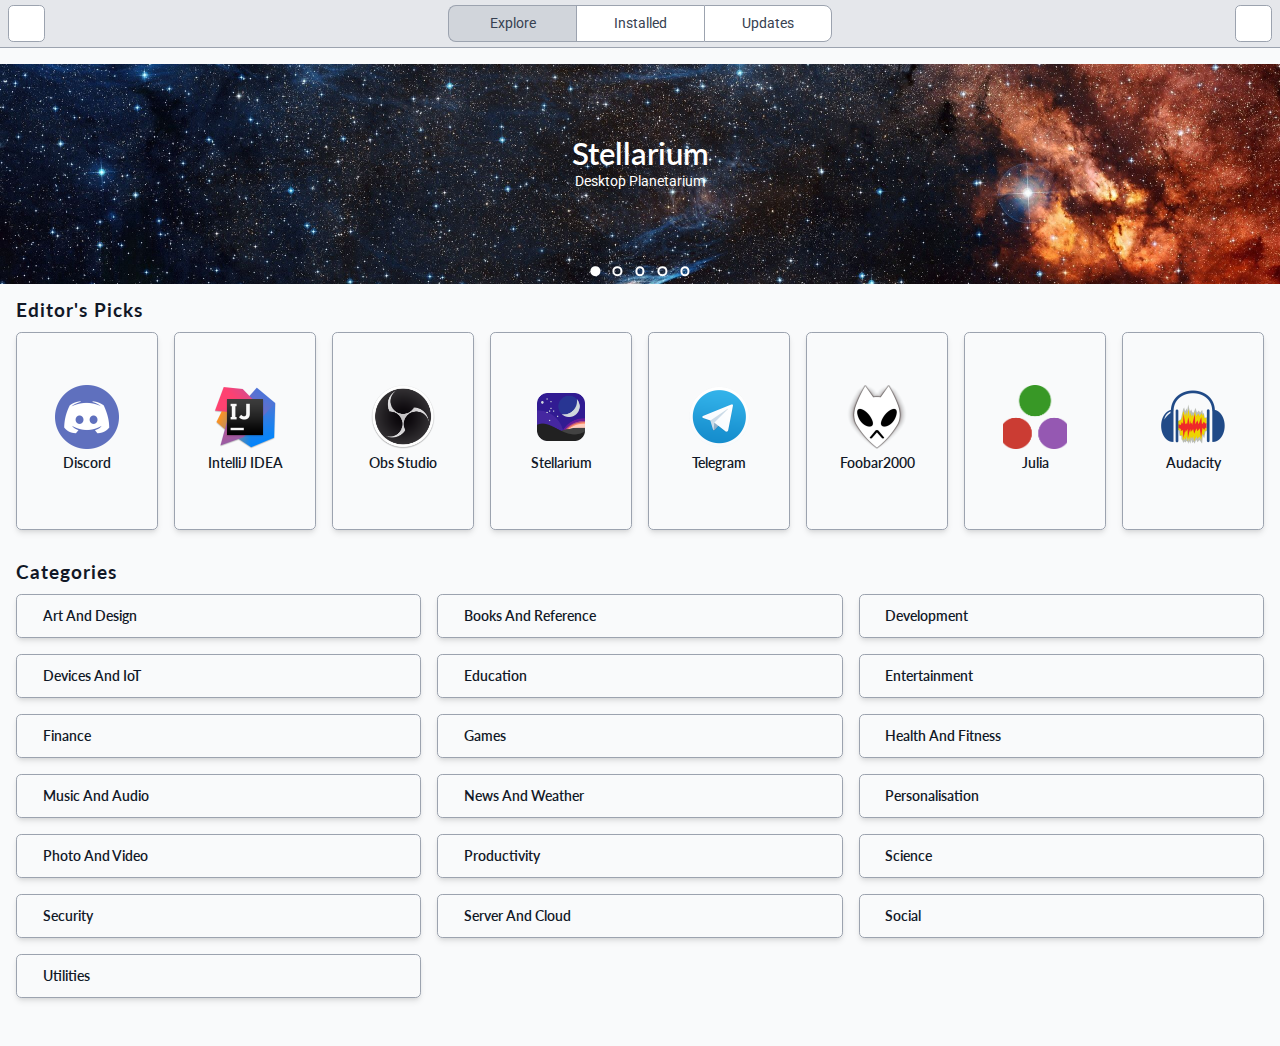
<file: index.html>
<!DOCTYPE html>
<html lang="en">
<head>
    <meta charset="UTF-8">
    <meta http-equiv="X-UA-Compatible" content="IE=edge">
    <meta name="viewport" content="width=device-width, initial-scale=1.0">
    <title>Ubuntu Software</title>
    <!-- favicon -->
    <link rel="shortcut icon" href="./images/favicon.ico" type="image/x-icon">

    <!-- normalize -->
    <link rel="stylesheet" href="./css/normalize.css">

    <!-- font awesome -->
    <link rel="stylesheet" href="https://cdnjs.cloudflare.com/ajax/libs/font-awesome/6.1.1/css/all.min.css" integrity="sha512-KfkfwYDsLkIlwQp6LFnl8zNdLGxu9YAA1QvwINks4PhcElQSvqcyVLLD9aMhXd13uQjoXtEKNosOWaZqXgel0g==" crossorigin="anonymous" referrerpolicy="no-referrer" />

    <!-- main css -->
    <link rel="stylesheet" href="./css/style.css">

    <script src="./js/index.js" defer></script>
</head>
<body>
    <header class="header">
        <nav>
            <div class="nav-center">
                <div class="btn-container">
                    <button class="btn search-btn" aria-selected="true">
                        <i class="fa-solid fa-magnifying-glass"></i>
                    </button>
                    <button class="refresh-btn btn" aria-selected="false">
                        <i class="fa-solid fa-rotate-right"></i>
                    </button>
                    <button class="back-btn btn" aria-selected="false">
                        <a href="index.html">
                            <i class="fa-solid fa-angle-left"></i>
                        </a>
                    </button>
                </div>
                
                <ul class="nav-menu">
                    <li class="menu-item" aria-selected="true"><a href="index.html">Explore</a></li>
                    <li class="menu-item" aria-selected="false"><a href="installed.html">Installed</a></li>
                    <li class="menu-item" aria-selected="false"><a href="updates.html">Updates</a></li>
                </ul>
                <button class="btn hamburger-btn">
                    <i class="fa-solid fa-bars"></i>
                </button>
            </div>
        </nav>

        <div class="search-bar">
            <div class="serch-content">
                <lable class="form-label">
                    <i class="fa-solid fa-magnifying-glass"></i>
                </lable>
                <input type="text" class="form-input">
            </div>
        </div>

        <div class="toggle-menu">
            <ul class="list">
                <li class="list-item"><a href="">sign in...</a></li>
                <li class="list-item"><a href="">sign out</a></li>
                <li class="list-item"><a href="">about software</a></li>
            </ul>
        </div>

        <div class="menu-overlay"></div>
    </header>

    <main class="showcase">
        <div class="slider">
            <div class="slider-item">
                <h3>Stellarium</h3>
                <p>Desktop Planetarium</p>
            </div>
            <div class="slider-item">
                <h3>inteliJ IDEA</h3>
                <p>Capable & Ergonomic Java IDE</p>
            </div>
            <div class="slider-item">
                <h3>discord</h3>
                <p>All-in-one voice and text chat for gamers</p>
            </div>
            <div class="slider-item">
                <h3>telegram</h3>
                <p>Fast. Secure. Powerful.</p>
            </div>
            <div class="slider-item">
                <h3>obs studio</h3>
                <p>Free and open source software for live streaming and screen recording</p>
            </div>
        </div>

        <button class="btn prev-btn">
            <i class="fa-solid fa-chevron-left"></i>
        </button>

        <button class="btn next-btn">
            <i class="fa-solid fa-chevron-right"></i>
        </button>

        <div class="pagination">
            <div class="dot" aria-selected="true"></div>
            <div class="dot" aria-selected="false"></div>
            <div class="dot" aria-selected="false"></div>
            <div class="dot" aria-selected="false"></div>
            <div class="dot" aria-selected="false"></div>
        </div>
    </main>

    <section class="editers-picks container">
        <h4 class="section-title">editor's picks</h4>

        <div class="apps">
            <!-- <div class="card app">
                <img src="./images/idea/icon.png" alt="" class="icon">
                <h5 class="title">inteliJ IDEA</h5>
                <div class="ratings">
                    <i class="fa-solid fa-star"></i>
                    <i class="fa-solid fa-star"></i>
                    <i class="fa-solid fa-star"></i>
                    <i class="fa-solid fa-star"></i>
                    <i class="fa-regular fa-star"></i>
                </div>
                <i aria-checked="true" class="fa-solid fa-circle-check"></i>
            </div> -->
        </div>
    </section>

    <section class="cat-container container">
        <h4 class="section-title">Categories</h4>

        <div class="categories">
            <!-- <div class="category card">
                <i class="fa-solid fa-star"></i>
                <h5 class="title card-title">Hello world hiii</h5>
            </div> -->
            
        </div>
    </section>
    
</body>
</html>
</file>
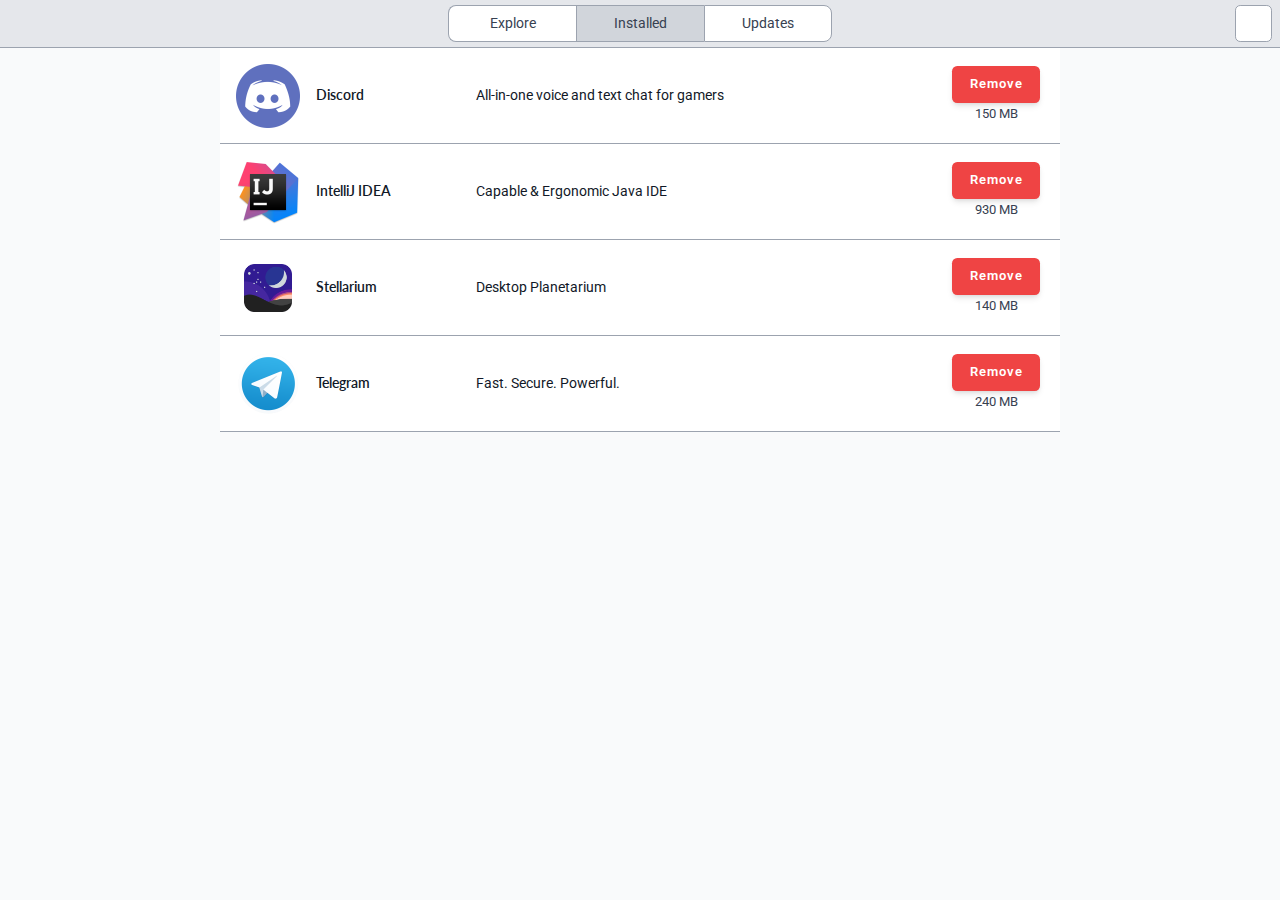
<file: installed.html>
<!DOCTYPE html>
<html lang="en">
<head>
    <meta charset="UTF-8">
    <meta http-equiv="X-UA-Compatible" content="IE=edge">
    <meta name="viewport" content="width=device-width, initial-scale=1.0">
    <title>Ubuntu Software</title>
    <!-- favicon -->
    <link rel="shortcut icon" href="./images/favicon.ico" type="image/x-icon">

    <!-- normalize -->
    <link rel="stylesheet" href="./css/normalize.css">

    <!-- font awesome -->
    <link rel="stylesheet" href="https://cdnjs.cloudflare.com/ajax/libs/font-awesome/6.1.1/css/all.min.css" integrity="sha512-KfkfwYDsLkIlwQp6LFnl8zNdLGxu9YAA1QvwINks4PhcElQSvqcyVLLD9aMhXd13uQjoXtEKNosOWaZqXgel0g==" crossorigin="anonymous" referrerpolicy="no-referrer" />

    <!-- main css -->
    <link rel="stylesheet" href="./css/style.css">

    <script src="./js/installed.js" defer></script>
</head>
<body>
    <header class="header">
        <nav>
            <div class="nav-center">
                <div class="btn-container">
                    <button class="btn search-btn" aria-selected="false">
                        <i class="fa-solid fa-magnifying-glass"></i>
                    </button>
                    <button class="refresh-btn btn" aria-selected="false">
                        <i class="fa-solid fa-rotate-right"></i>
                    </button>
                    <button class="back-btn btn" aria-selected="false">
                        <a href="index.html">
                            <i class="fa-solid fa-angle-left"></i>
                        </a>
                    </button>
                </div>

                <ul class="nav-menu">
                    <li class="menu-item" aria-selected="false"><a href="index.html">Explore</a></li>
                    <li class="menu-item" aria-selected="true"><a href="installed.html">Installed</a></li>
                    <li class="menu-item" aria-selected="false"><a href="updates.html">Updates</a></li>
                </ul>
                <button class="btn hamburger-btn">
                    <i class="fa-solid fa-bars"></i>
                </button>
            </div>
        </nav>

        <div class="toggle-menu">
            <ul class="list">
                <li class="list-item"><a href="">sign in...</a></li>
                <li class="list-item"><a href="">sign out</a></li>
                <li class="list-item"><a href="">about software</a></li>
            </ul>
        </div>

        <div class="menu-overlay"></div>
    </header>

    <section class="app-container section-center">
        <!-- <div class="single-app">
            <div class="logo">
                <img class="icon" src="./images/idea/icon.png" alt="">
            </div>
            <div class="title">
                <h5>Hello world</h5>
            </div>
            <div class="snippet">
                <p>Lorem ipsum dolor sit amet consectetur adipisicing elit. Facilis, temporibus!</p>
            </div>
            <div class="rm-btn">
                <button class="btn btn-regular" aria-label="danger">remove</button>
                <span>980 MB</span>
            </div>
        </div> -->
    </section>
</body>
</html>
</file>
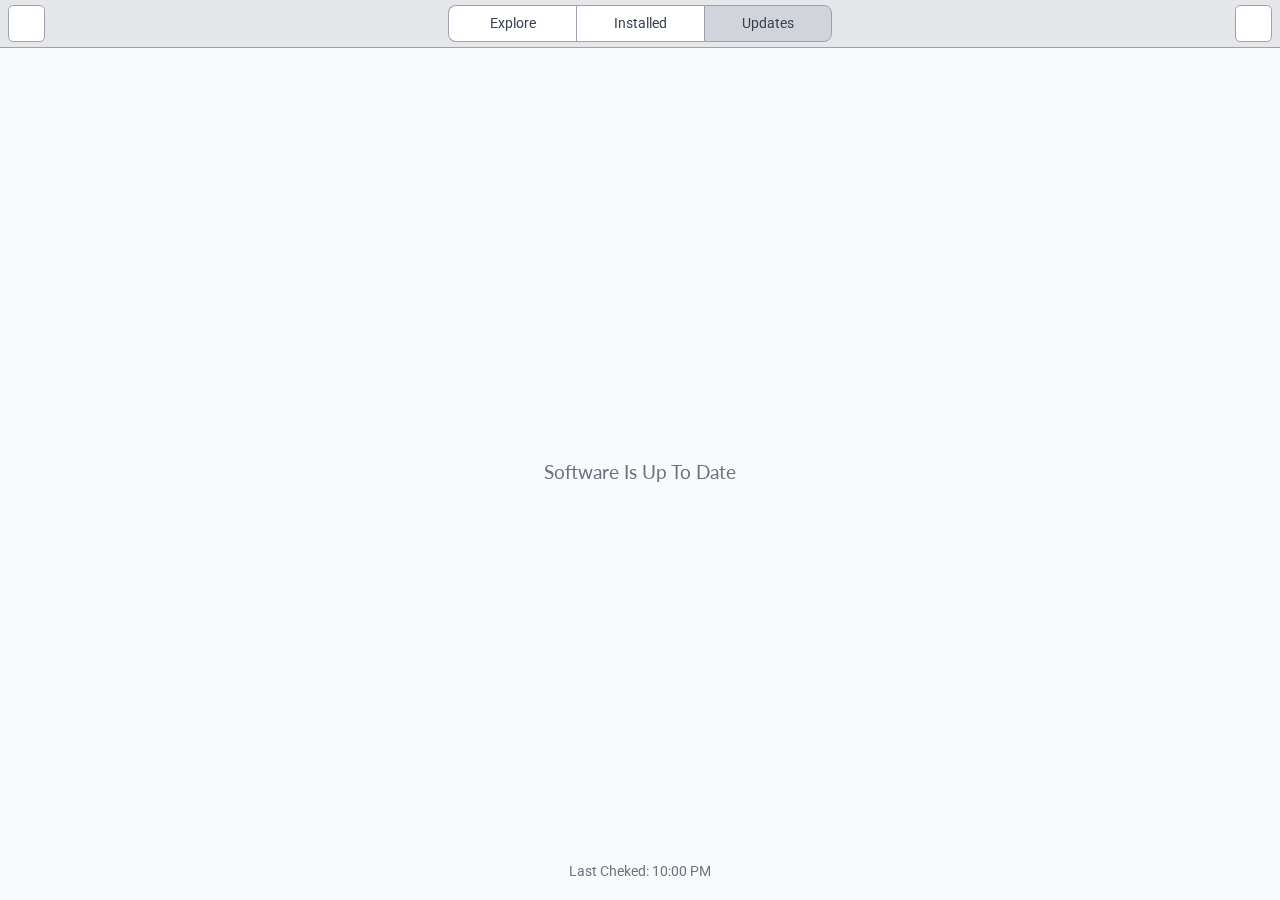
<file: updates.html>
<!DOCTYPE html>
<html lang="en">
<head>
    <meta charset="UTF-8">
    <meta http-equiv="X-UA-Compatible" content="IE=edge">
    <meta name="viewport" content="width=device-width, initial-scale=1.0">
    <title>Ubuntu Software</title>
    <!-- favicon -->
    <link rel="shortcut icon" href="./images/favicon.ico" type="image/x-icon">

    <!-- normalize -->
    <link rel="stylesheet" href="./css/normalize.css">

    <!-- font awesome -->
    <link rel="stylesheet" href="https://cdnjs.cloudflare.com/ajax/libs/font-awesome/6.1.1/css/all.min.css" integrity="sha512-KfkfwYDsLkIlwQp6LFnl8zNdLGxu9YAA1QvwINks4PhcElQSvqcyVLLD9aMhXd13uQjoXtEKNosOWaZqXgel0g==" crossorigin="anonymous" referrerpolicy="no-referrer" />

    <!-- main css -->
    <link rel="stylesheet" href="./css/style.css">

    <script src="./js/updates.js" defer></script>
</head>
<body>
    <header class="header">
        <nav>
            <div class="nav-center">

                <div class="btn-container">
                    <button class="btn search-btn" aria-selected="false">
                        <i class="fa-solid fa-magnifying-glass"></i>
                    </button>
                    <button class="refresh-btn btn" aria-selected="true">
                        <i class="fa-solid fa-rotate-right"></i>
                    </button>
                    <button class="back-btn btn" aria-selected="false">
                        <a href="index.html">
                            <i class="fa-solid fa-angle-left"></i>
                        </a>
                    </button>
                </div>

                <ul class="nav-menu">
                    <li class="menu-item" aria-selected="false"><a href="index.html">Explore</a></li>
                    <li class="menu-item" aria-selected="false"><a href="installed.html">Installed</a></li>
                    <li class="menu-item" aria-selected="true"><a href="updates.html">Updates</a></li>
                </ul>

                <button class="btn hamburger-btn">
                    <i class="fa-solid fa-bars"></i>
                </button>
            </div>
        </nav>

        <div class="toggle-menu">
            <ul class="list">
                <li class="list-item"><a href="">sign in...</a></li>
                <li class="list-item"><a href="">sign out</a></li>
                <li class="list-item"><a href="">about software</a></li>
            </ul>
        </div>

        <div class="menu-overlay"></div>
    </header>

    <section>
        <div class="up-to-date" aria-selected="true">
            <div class="content">
                <h1><i class="fa-solid fa-check"></i></h1>
                <h4>software is up to date</h4>
                <p id="time">Last Cheked: 10:00 PM</p>
            </div>
        </div>

        <div class="refresh-animation" aria-selected="false">
            <div class="content">
                <div class="refresh">
                    <i class="fa-solid fa-arrows-rotate"></i>
                </div>

                <h4>Looking for new updates...</h4>
                <h4>(This could take a while)</h4>
            </div>
        </div>
    </section>

</body>
</html>
</file>
<file: css/style.css>
@import url('https://fonts.googleapis.com/css2?family=Lato:wght@300;400;700&family=Roboto:wght@300;400;500&display=swap');

html {
    font-size: 100%;
}

:root {
    /* grey */
    --grey-50: #F9FAFB;
    --grey-100: #F3F4F6;
    --grey-200: #E5E7EB;
    --grey-300: #D1D5DB;
    --grey-400: #9CA3AF;
    --grey-500: #6B7280;
    --grey-600: #4B5563;
    --grey-700: #374151;
    --grey-800: #1F2937;
    --grey-900: #111827;

    --black: #000;
    --white: #fff;
    --green: #22C55E;
    --red: #EF4444;
    --orange: #FB923C;

    --backgroundColor: var(--grey-50);
    --textColor: var(--grey-900);


    /* fonts */
    --headingFont: 'Lato', sans-serif;
    --bodyFont: 'Roboto', sans-serif;
    --smallText: 0.8em;

    --borderRadius: 0.325rem;
    --letterSpacing: 1px;
    --transition: all 0.3s ease-in-out;
    --max-width: 1400px;
    --fixed-width: 840px;
    --border: 1px solid var(--grey-400);

    /* box-shadows */
    --shadow-1: 0 1px 3px 0 rgb(0 0 0 / 0.1), 0 1px 2px -1px rgb(0 0 0 / 0.1);
    --shadow-2: 0 4px 6px -1px rgb(0 0 0 / 0.1), 0 2px 4px -2px rgb(0 0 0 / 0.1);
    --shadow-3: 0 10px 15px -3px rgb(0 0 0 / 0.1), 0 4px 6px -4px rgb(0 0 0 / 0.1);
    --shadow-4: 0 20px 25px -5px rgb(0 0 0 / 0.1), 0 8px 10px -6px rgb(0 0 0 / 0.1);
}

*,
*::before,
*::after {
    box-sizing: border-box;
}

body {
    background: var(--backgroundColor);
    font-family: var(--bodyFont);
    font-weight: 400;
    line-height: 1.75;
    color: var(--textColor);
    height: 100vh;
}

p {
    margin: 0;
    margin-bottom: 1rem;
    max-width: var(--fixed-width);
    font-size: .9rem;
}

h1, 
h2, 
h3, 
h4, 
h5 {
    margin: 0;
    /* margin-bottom: 1rem; */
    font-family: var(--headingFont);
    font-weight: 400;
    line-height: 1.3;
    text-transform: capitalize;
}

h1 {
margin-top: 0;
font-size: 3.052rem;
}

h2 {
    font-size: 2.441rem;
}

h3 {
    font-size: 1.953rem;
}

h4 {
    font-size: 1.2rem;
}

h5 {
    font-size: .9rem;
}

small, 
.text-small {
    font-size: var(--smallText);
}

a {
    text-decoration: none;
    color: inherit;
}

ul {
    list-style-type: none;
    padding: 0;
    margin: 0;
}

img,
picture,
.img {
    width: 100%;
    display: block;
    object-fit: cover;
}

input,
button {
    font: inherit;
    color: inherit;
    border: none;
    background: transparent;
    outline: none;
}


/* reusable clases */
.container {
    max-width: var(--max-width);
    margin-inline: auto;
    padding-inline: 1rem;
}

.section-center {
    max-width: var(--fixed-width);
    width: var(--fixed-width);
    height: min-content;
    margin-inline: auto;
}

.section-title {
    font-weight: 700;
    letter-spacing: var(--letterSpacing);
    line-height: 1;
    margin-bottom: .8rem;
}

.btn {
    cursor: pointer;
    color: var(--grey-700);
    background: var(--white);
    border: var(--border);
    border-radius: var(--borderRadius);
    letter-spacing: var(--letterSpacing);
    width: 2.3rem;
    aspect-ratio: 1;
    padding: .325rem;
    font-size: .8rem;
    text-transform: capitalize;
    display: inline-block;
}

.btn > a {
    font-size: 1rem;
}

.btn:hover {
    background-color: var(--grey-100);
}

.btn.active {
    background-color: var(--grey-300);
}

.btn-container {
    display: flex;
    min-width: 2.3rem;
    /* max-width: 2.3rem; */
    aspect-ratio: 1;
    overflow: hidden;
}

.btn[aria-selected=false] {
    display: none;
}

.btn-regular {
    width: 5.5rem;
    height: 2.3rem;
    color: var(--white);
    border: none;
    box-shadow: var(--shadow-2);
    font-weight: 600;
}

.btn-regular[aria-label=success] {
    background-color: var(--green);
}

.btn-regular[aria-label=danger] {
    background-color: var(--red);
}

.btn-regular:hover {
    opacity: .8;
}

.card {
    border: var(--border);
    border-radius: var(--borderRadius);
    padding: 1rem;
    box-shadow: var(--shadow-2);
}

.card:hover {
    box-shadow: var(--shadow-3);
}

.card:hover .card-title,
.card:hover > i{
    opacity: .7;
}

.icon {
    width: 4rem;
    height: 4rem;
}

/* Navbar */
.header {
    position: relative;
    height: 3rem;
}

nav {
    position: fixed;
    inset: 0 0 0;
    background-color: var(--grey-200);
    height: 3rem;
    z-index: 999;
}

.nav-center {
    display: flex;
    justify-content: space-between;
    align-items: center;
    width: 100%;
    height: 100%;
    border-bottom: var(--border);
    padding-inline: .5rem;
}

.nav-menu {
    display: flex;
    justify-content: center;
    align-items: center;
    margin: 0;
}

.menu-item {
    background-color: var(--white);
    color: var(--grey-700);
    border: var(--border);
    width: 8rem;
    height: 2.3rem;
    display: flex;
    align-items: center;
    justify-content: center;
    text-align: center;
    font-size: .9rem;
}

.menu-item:not(:last-child){
    border-right: none;
}

.menu-item:nth-of-type(1){
    border-top-left-radius: .5rem;
    border-bottom-left-radius: .5rem;
}

.menu-item:nth-of-type(3){
    border-top-right-radius: .5rem;
    border-bottom-right-radius: .5rem;
}

.menu-item[aria-selected=true] {
    background-color: var(--grey-300);
}

.menu-item:hover:not([aria-selected=true]) {
    background-color: var(--grey-100);
}

/* search-bar */
.search-bar {
    position: fixed;
    inset: 3rem 0 0;
    background-color: var(--grey-200);
    height: 3rem;
    border-bottom: var(--border);
    z-index: 10;
    transform: translateY(-100%);
    transition: transform 300ms ease-in-out;
}

.show-search-bar {
    transform: translateY(0);
}

.serch-content {
    width: 35rem;
    height: 100%;
    display: flex;
    justify-content: center;
    align-items: center;
    margin-inline: auto;
}

.form-label {
    height: 2.3rem;
    padding: .375rem .8rem;
    font-size: .8rem;
    background-color: var(--white);
    border: var(--border);
    border-right: none;
    border-top-left-radius: .5rem;
    border-bottom-left-radius: .5rem;
}

.form-input {
    flex: 1;
    height: 2.3rem;
    background-color: var(--white);
    border: var(--border);
    border-left: none;
    border-top-right-radius: .5rem;
    border-bottom-right-radius: .5rem;
}

.toggle-menu {
    position: fixed;
    width: 9rem;
    top: 3.5rem;
    right: .5rem;
    padding: .75rem;
    background-color: var(--white);
    border: var(--border);
    border-radius: .5rem;
    box-shadow: var(--shadow-4);
    overflow: hidden;
    transform: scaleY(0);
    transform-origin: top;
    z-index: 99;
    transition: transform 200ms ease-in-out;
}

.show-toggle-menu {
    transform: scaleY(1);
}

.list {
    color: var(--grey-700);
    font-size: .9rem;
    display: flex;
    flex-direction: column;
    gap: .2rem;
}

.list-item {
    padding: .1rem .4rem;
    text-transform: capitalize;
    border-radius: .4rem;
}

.list-item:nth-of-type(2) {
    color: var(--grey-400);
}

.list-item:nth-of-type(2) > a {
    cursor: default;
}

.list-item:hover:not(:nth-of-type(2)) {
    background-color: var(--grey-300);
}

.menu-overlay {
    position: fixed;
    inset: 0;
    background-color: transparent;
    z-index: -999;
    display: none;
}

.menu-overlay.active {
    display: block;
    z-index: 80;
}

.header-title {
    font-weight: 600;
}


/* showcase */
.showcase {
    position: relative;
    height: 28vh;
    padding-block: 1rem;
    transition: all 300ms ease-in-out;
    overflow: hidden;
}

.showcase.push-down {
    margin-top: 3rem;
}

.slider {
    width: 500vw;
    height: 100%;
    overflow: hidden;
    display: flex;
}

.slider-item {
    width: 100vw;
    height: 100%;
    color: var(--white);
    display: flex;
    flex-direction: column;
    align-items: center;
    justify-content: center;
}

.slider-item > h3 {
    margin-bottom: 0;
    line-height: 1;
    font-weight: 600;
}

.slider-item:nth-of-type(1) {
    background-image: url('../images/slider-image1.jpg');
    background-repeat: no-repeat;
    background-size: cover;
    background-position: center center;
}

.slider-item:nth-of-type(2) {
    background-image: url('../images/slider-image2.jpg');
    background-repeat: no-repeat;
    background-size: cover;
    background-position: center top;
}

.slider-item:nth-of-type(3) {
    background-image: url('../images/slider-image3.jpg');
    background-repeat: no-repeat;
    background-size: cover;
    background-position: center center;
}

.slider-item:nth-of-type(4) {
    background-image: url('../images/slider-image4.webp');
    background-repeat: no-repeat;
    background-size: cover;
    background-position: center center;
}

.slider-item:nth-of-type(5) {
    background-image: url('../images/slider-image5.jpg');
    background-repeat: no-repeat;
    background-size: cover;
    background-position: center center;
}

.prev-btn {
    position: absolute;
    left: 2rem;
    top: 50%;
    transform: translate(-50%, -50%);
}

.next-btn {
    position: absolute;
    right: -.5rem;
    top: 50%;
    transform: translate(-50%, -50%);
}

.prev-btn,
.next-btn {
    background: transparent;
    border: none;
    color: var(--white);
    height: 3rem;
    opacity: 0.9;
    font-size: 1.2rem;
}

.prev-btn:hover,
.next-btn:hover {
    background-color: var(--grey-900);
}

.pagination {
    position: absolute;
    bottom: 1.2rem;
    left: 50vw;
    transform: translate(-50%, -50%);
    width: min-content;
    display: flex;
    justify-content: center;
    align-items: center;
    gap: .8rem;
}

.dot {
    width: .6rem;
    height: .6rem;
    border: 2px solid var(--white);
    border-radius: 50%;
}

.dot[aria-selected=true] {
    background-color: var(--white);
}

/* editors picks */
.apps {
    width: 100%;
    height: 22vh;
    display: grid;
    grid-template-columns: repeat(8, 1fr);
    gap: 1rem;
}

.app {
    position: relative;
    width: 100%;
    height: 100%;
    display: flex;
    flex-direction: column;
    align-items: center;
    justify-content: center;
}

.app .title {
    font-weight: 600;
    margin-block: .3rem;
}

.app .ratings {
    display: flex;
    gap: .4rem;
}

.app .ratings > i {
    font-size: .7rem;
}

.app > i {
    position: absolute;
    top: .4rem;
    right: .4rem;
    font-size: .8rem;
    color: var(--green);
}

.app > i[aria-checked=false] {
    display: none;
}

@media (max-width: 1200px){
    .apps {
        grid-template-columns: repeat(7, 1fr);
    }

    .app:nth-of-type(8) {
        display: none;
    }
}

@media (max-width: 1100px){
    .apps {
        grid-template-columns: repeat(6, 1fr);
    }

    .app:nth-of-type(8),
    .app:nth-of-type(7) {
        display: none;
    }
}

@media (max-width: 900px){
    .apps {
        grid-template-columns: repeat(5, 1fr);
    }

    .app:nth-of-type(8),
    .app:nth-of-type(7),
    .app:nth-of-type(6) {
        display: none;
    }
}

@media (max-width: 720px){
    .apps {
        grid-template-columns: repeat(4, 1fr);
    }

    .app:nth-of-type(8),
    .app:nth-of-type(7),
    .app:nth-of-type(6),
    .app:nth-of-type(5){
        display: none;
    }
}

@media (max-width: 600px){
    .apps {
        grid-template-columns: repeat(3, 1fr);
    }

    .app:nth-of-type(8),
    .app:nth-of-type(7),
    .app:nth-of-type(6),
    .app:nth-of-type(5),
    .app:nth-of-type(4){
        display: none;
    }
}

/* categories */
.cat-container {
    margin-top: 2rem;
    padding-bottom: 3rem;
}

.categories {
    width: 100%;
    display: grid;
    grid-template-columns: repeat(3, 1fr);
    gap: 1rem;
}

.category {
    width: 100%;
    height: 2.75rem;
    padding: .375rem 1rem;
    display: flex;
    align-items: center;
    justify-content: flex-start;
    gap: .6rem;
}

.category > i {
    font-size: 1rem;
}

.category .title {
    font-weight: 600;
    line-height: 1;
    margin: 0;
}

@media (max-width: 760px) {
    .categories {
        grid-template-columns: repeat(2, 1fr);
    }
}

/* Installed styles */
.app-container {
    width: 100%;
}

.single-app {
    width: 100%;
    height: 6rem;
    display: grid;
    grid-template-columns: 6rem 10rem 1fr 7rem;
    background-color: var(--white);
    border-bottom: var(--border);
}

.single-app .logo {
    height: 100%;
    display: grid;
    place-items: center;
}

.single-app .title {
    height: 100%;
    display: flex;
    align-items: center;
    padding-right: 1.5rem;
}

.single-app .title > h5 {
    font-weight: 600;
    margin: 0;
}

.single-app .snippet {
    height: 100%;
    display: flex;
    align-items: center;
    padding-right: 1.5rem;
}

.single-app .snippet > p {
    margin: 0;
}

.single-app .rm-btn {
    height: 100%;
    padding-right: 1rem;
    display: flex;
    flex-direction: column;
    justify-content: center;
    align-items: center;
}

.single-app .rm-btn > span {
    font-size: .8rem;
    color: var(--grey-700);
}

/* updates */
.up-to-date {
    position: fixed;
    inset: 3rem 0 0 0;
    display: grid;
    place-items: center;
}

.up-to-date[aria-selected=false] {
    display: none;
}

.content {
    position: relative;
    height: 100%;
    display: flex;
    flex-direction: column;
    justify-content: center;
    align-items: center;
    color: var(--grey-500);
}

.up-to-date .content h1 {
    font-size: 10rem;
    margin: 0;
    line-height: 1;
}

.up-to-date .content > p {
    position: absolute;
    bottom: 1rem;
    margin: 0;
}

.refresh-animation {
    position: fixed;
    inset: 3rem 0 0 0;
    display: grid;
    place-items: center;
}

.refresh-animation[aria-selected = false] {
    display: none;
}

.content .refresh {
    padding: .5rem;
    animation: spinner 800ms linear infinite;
}

.content .refresh > i {
    font-size: 3rem;
}

.content > h4 {
    margin-bottom: .2rem;
}

@keyframes spinner {
    to {
        transform: rotate(360deg);
    }
}

/* appinfo */
.main-data {
    padding-block: 1rem;
    display: flex;
    width: 100%;
    justify-content: space-between;
    align-items: flex-start;
}

.main-data .title {
    flex: 1;
    padding-left: 2rem;
}

.title .appname {
    font-size: 1.15rem;
    font-weight: 600;
}

.title .snippet {
    font-size: 1rem;
}

.main-data .ratings {
    display: flex;
    gap: .4rem;
    align-items: center;
}

.main-data .ratings > i {
    font-size: .8rem;
}

.main-data .ratings > span {
    font-size: .8rem;
    margin: 0;
}

.image-container {
    margin-block: 1rem;
    height: 55vh;
    width: 100%;
    display: grid;
    grid-template-columns: 5fr 1fr;
    gap: 1rem;
    overflow: hidden;
}

.image-container[aria-selected=false] {
    grid-template-columns: 1fr;
}

.main-image {
    padding-inline: 5rem;
    background-color: var(--grey-200);
    border-radius: var(--borderRadius);
}

.side-images {
    height: 100%;
    display: grid;
    grid-template-rows: repeat(5, 1fr);
    gap: .2rem;
}

.side-images[aria-selected=false] {
    display: none;
}

.side-image {
    background-color: var(--grey-200);
    padding-inline: 1rem;
    border-radius: var(--borderRadius);
}

.main-image > img,
.side-image > img{
    height: 100%;
}

.side-image[aria-selected=true] {
    border: 2px solid var(--orange);
}

.about-app {
    text-align: justify;
    padding-bottom: 1rem;
}

.details {
    padding-bottom: 2rem;
}

.detail {
    display: flex;
}

.detail .label {
    width: 10rem;
    font-weight: 500;
    color: var(--grey-500);
    text-transform: capitalize;
}

.detail > p {
    margin-bottom: .5rem;
}
</file>
